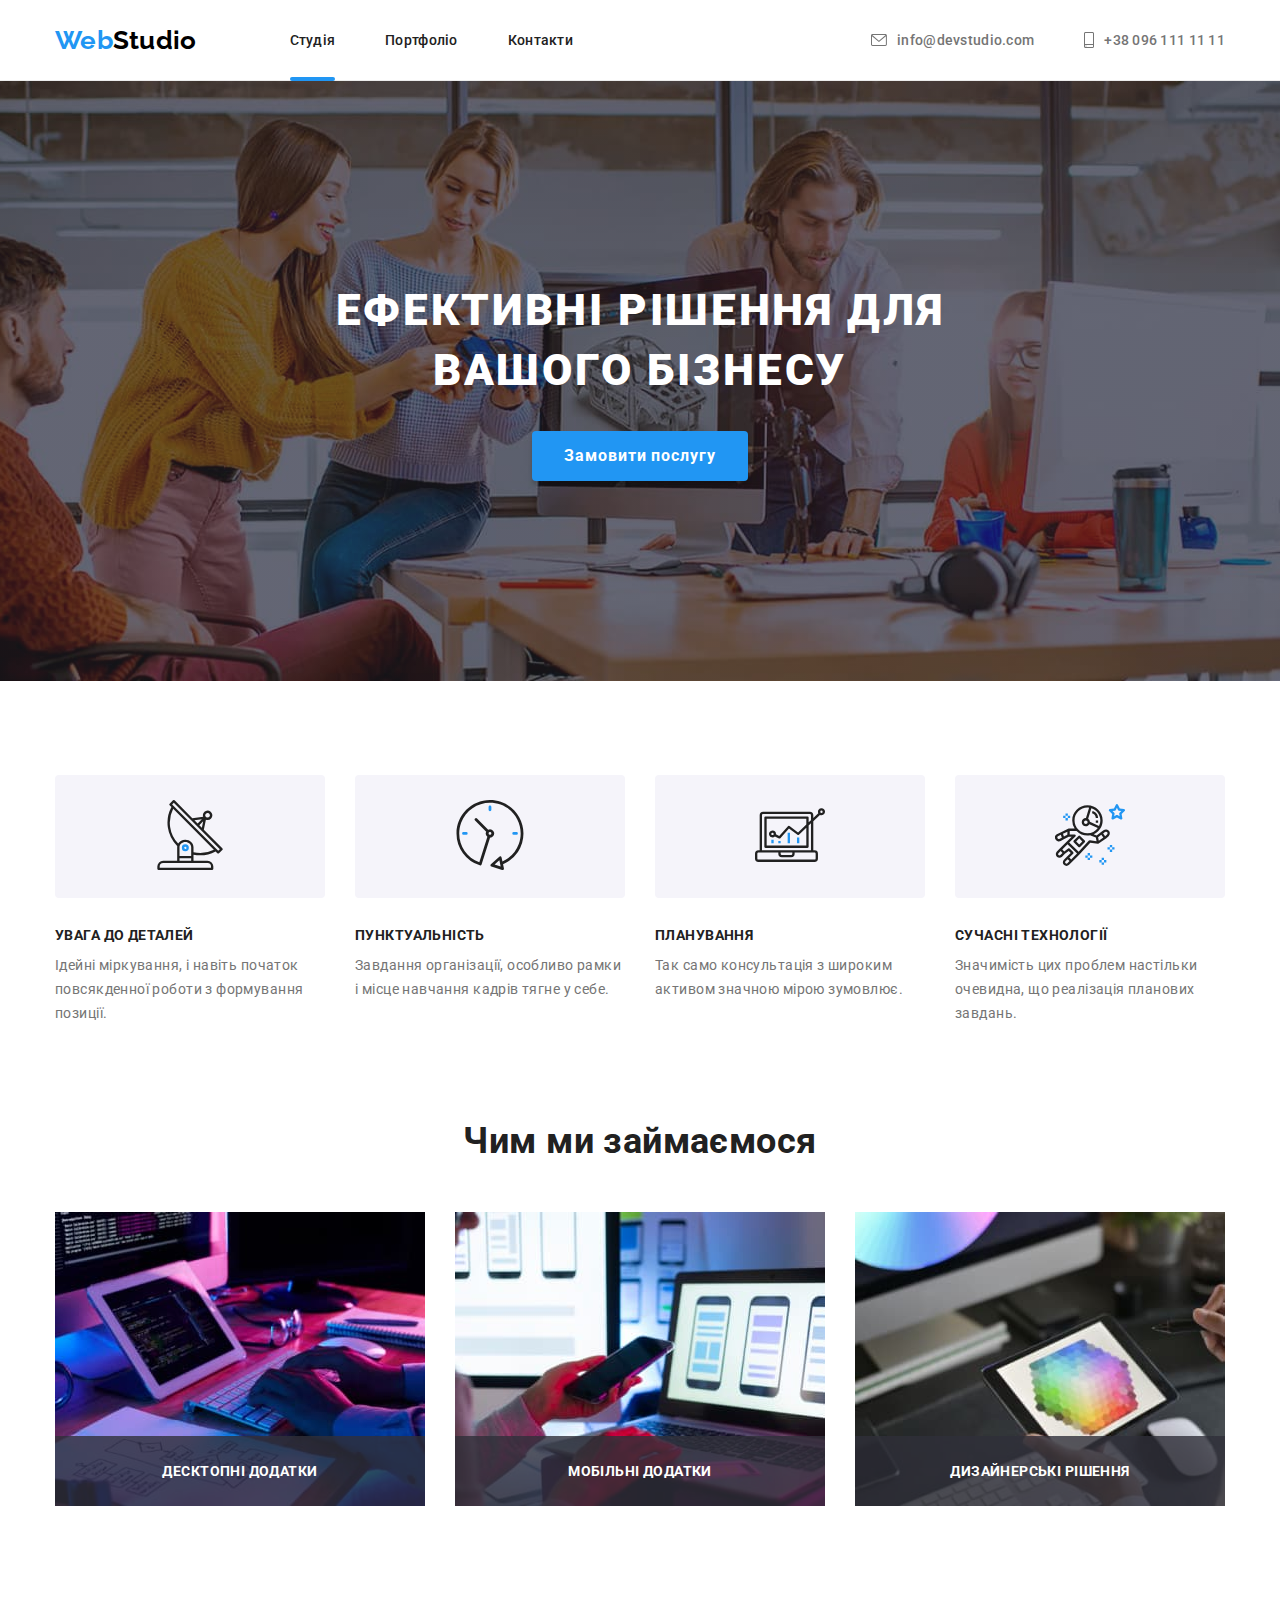
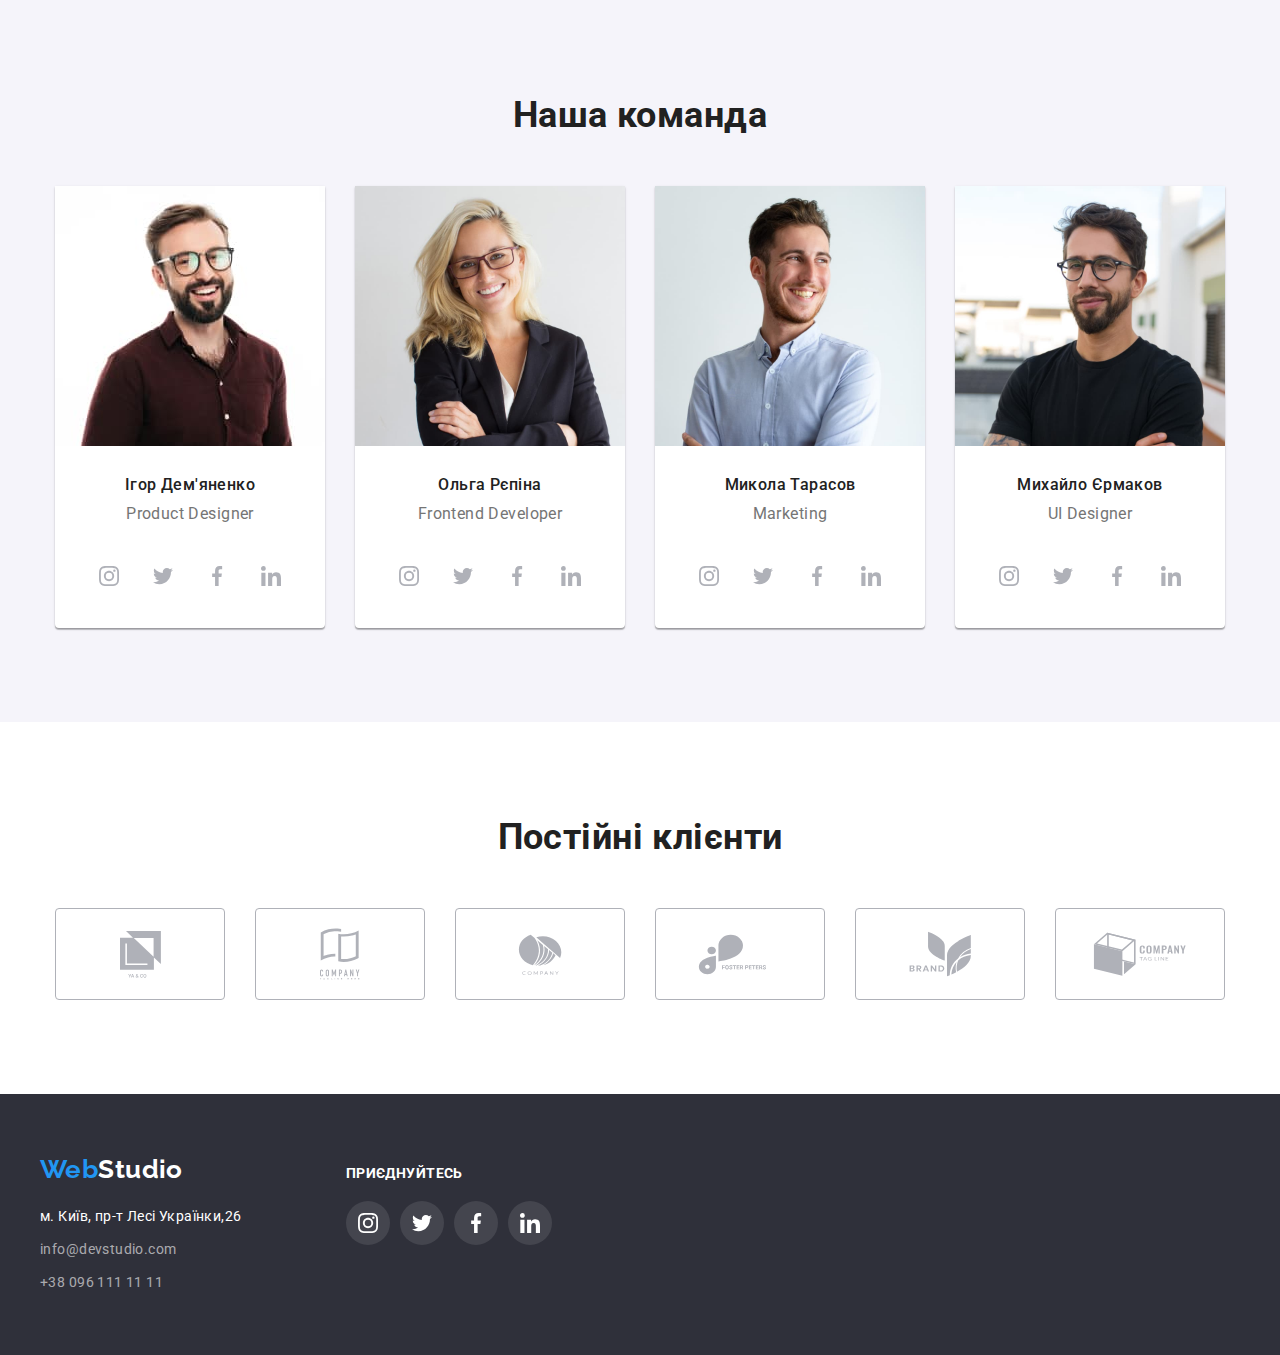
<file: index.html>
<!DOCTYPE html>
<html lang="uk">

<head>
    <meta charset="UTF-8">
    <meta http-equiv="X-UA-Compatible" content="IE=edge">
    <meta name="viewport" content="width=device-width, initial-scale=1.0">
    <link rel="preconnect" href="https://fonts.googleapis.com">
    <link rel="preconnect" href="https://fonts.gstatic.com" crossorigin>
    <link
        href="https://fonts.googleapis.com/css2?family=Raleway:wght@700&family=Roboto:wght@400;500;700;900&display=swap"
        rel="stylesheet">
    <link rel="stylesheet" href="./css/modern-normalize.css">
    <link rel="stylesheet" href="./css/styles.css">
    <title>Studio</title>

</head>

<body>
    <!--Шапка сайта-->
    <header class="header">
        <div class="container header-block">
            <div class="header-site">
                <a href="./index.html" class="logo list">Web<span class="logo-first">Studio</span></a>
                <nav class="site-nav">
                    <ul class="list site-list">
                        <li class="site-item"><a href="./index.html" class="link current">Студія</a></li>
                        <li class="site-item"><a href="./portfolio.html" class="link">Портфоліо</a></li>
                        <li class="site-item"><a href="./ " class="link">Контакти</a></li>
                    </ul>
                </nav>
            </div>
            <ul class="list info-nav">
                <li class="info-item"> <a href="mailto:info@devstudio.com" class="info-link">
                        <svg class="icon icon-formail" width="16" height="12">
                            <use xlink:href="./images/icons.svg#icon-formail"></use>
                        </svg>
                        info@devstudio.com</a></li>
                <li class="info-item"><a href="tel:+380961111111" class="info-link">
                        <svg class="icon icon-phone" width="10" height="16">
                            <use xlink:href="./images/icons.svg#icon-phone"></use>
                        </svg>+38 096 111 11 11</a></li>
            </ul>
        </div>
    </header>
    <!--Головний контент-->
    <main>
        <!--Герой-->
        <section class="hero">
            <div class="container hero-block">
                <h1 class="hero-title">Ефективні рішення для <br>вашого бізнесу</h1>
                <div class="button-wrapper">
                    <button data-modal-open type="button" class="hero-button">Замовити послугу</button>
                </div>
            </div>
        </section>

        <!--Переваги-->
        <section class="section advantages">
            <div class="container">
                <h2 hidden class="title">Переваги</h2>
                <ul class="list adv-list">
                    <li class="adv-item">
                        <div class="image-icon">
                            <svg class="icon icon-antenna-1" width="70" height="70">
                                <use xlink:href="./images/icons.svg#icon-antenna-1"></use>
                            </svg>
                        </div>
                        <h3 class="item">УВАГА ДО ДЕТАЛЕЙ</h3>
                        <p class="text">Ідейні міркування, і навіть початок повсякденної роботи з формування позиції.
                        </p>
                    </li>
                    <li class="adv-item">
                        <div class="image-icon"><svg class="icon icon-clock-1" width="70" height="70">
                                <use xlink:href="./images/icons.svg#icon-clock-1"></use>
                            </svg>
                        </div>
                        <h3 class="item">ПУНКТУАЛЬНІСТЬ</h3>
                        <p class="text">Завдання організації, особливо рамки і місце навчання кадрів тягне у себе.</p>
                    </li>
                    <li class="adv-item">
                        <div class="image-icon"><svg class="icon icon-diagram-1" width="70" height="70">
                                <use xlink:href="./images/icons.svg#icon-diagram-1"></use>
                            </svg>
                        </div>
                        <h3 class="item">ПЛАНУВАННЯ</h3>
                        <p class="text">Так само консультація з широким активом значною мірою зумовлює.</p>
                    </li>
                    <li class="adv-item">
                        <div class="image-icon"><svg class="icon icon-astronaut-1" width="70" height="70">
                                <use xlink:href="./images/icons.svg#icon-astronaut-1"></use>
                            </svg>
                        </div>
                        <h3 class="item">СУЧАСНІ ТЕХНОЛОГІЇ</h3>
                        <p class="text">Значимість цих проблем настільки очевидна, що реалізація планових завдань.</p>
                    </li>
                </ul>
            </div>
        </section>
        <!--Заняття-->
        <section class="section doing">
            <div class="container">
                <h2 class="title">Чим ми займаємося</h2>
                <ul class="list doing-list">
                    <li class="doing-item">
                        <img src="./images/box-1.jpeg" alt="програміст пише код на комп'ютері" width="370" height="294">
                        <p class="doing-text">Десктопні додатки</p>
                    </li>
                    <li class="doing-item">
                        <img src="./images/box-2.jpeg" alt="синхронізація телефону з комп'ютером" width="370"
                            height="294">
                        <p class="doing-text">Мобільні додатки</p>
                    </li>
                    <li class="doing-item">
                        <img src="./images/box-3.jpeg" alt="палітра кольорів на планшеті у руці дизайнера " width="370"
                            height="294">
                        <p class="doing-text">Дизайнерські рішення</p>
                    </li>
                </ul>
            </div>
        </section>
        <!--Команда-->
        <section class="section team">
            <div class="container">
                <h2 class="title ">Наша команда</h2>
                <ul class="list team-list">
                    <li class="team-member">
                        <img src="./images/ihor_designer.jpeg" alt="фото дизайнера" width="270" height="260">
                        <h3 class="team-mate">Ігор Дем'яненко</h3>
                        <p class="team-jobs">Product Designer</p>
                        <ul class="socials list">
                            <li class="socials-items">
                                <a href="#" class="socials-link" target="_blank" rel="noopener norefferer">
                                    <svg class="icon icon-instagram-1" width="20" height="20">
                                        <use xlink:href="./images/icons.svg#icon-instagram-1"></use>
                                    </svg>
                                </a>
                            </li>
                            <li class="socials-items">
                                <a href="#" class="socials-link" target="_blank" rel="noopener norefferer">
                                    <svg class="icon icon-twitter-1" width="20" height="20">
                                        <use xlink:href="./images/icons.svg#icon-twitter-1"></use>
                                    </svg>
                                </a>
                            </li>
                            <li class="socials-items">
                                <a href="#" class="socials-link" target="_blank" rel="noopener norefferer">
                                    <svg class="icon icon-facebook-1" width="20" height="20">
                                        <use xlink:href="./images/icons.svg#icon-facebook-1"></use>
                                    </svg>
                                </a>
                            </li>
                            <li class="socials-items">
                                <a href="#" class="socials-link" target="_blank" rel="noopener norefferer">
                                    <svg class="icon icon-linkedin-1" width="20" height="20">
                                        <use xlink:href="./images/icons.svg#icon-linkedin-1"></use>
                                    </svg>
                                </a>
                            </li>
                        </ul>

                    </li>
                    <li class="team-member">
                        <img src="./images/olga_developer.jpeg" alt="фото розробниці" width="270" height="260">
                        <h3 class="team-mate">Ольга Рєпіна</h3>
                        <p class="team-jobs">Frontend Developer</p>
                        <ul class="socials list">
                            <li class="socials-items">
                                <a href="#" class="socials-link" target="_blank" rel="noopener norefferer">
                                    <svg class="icon icon-instagram-1" width="20" height="20">
                                        <use xlink:href="./images/icons.svg#icon-instagram-1"></use>
                                    </svg>
                                </a>
                            </li>
                            <li class="socials-items">
                                <a href="#" class="socials-link" target="_blank" rel="noopener norefferer">
                                    <svg class="icon icon-twitter-1" width="20" height="20">
                                        <use xlink:href="./images/icons.svg#icon-twitter-1"></use>
                                    </svg>
                                </a>
                            </li>
                            <li class="socials-items">
                                <a href="#" class="socials-link" target="_blank" rel="noopener norefferer">
                                    <svg class="icon icon-facebook-1" width="20" height="20">
                                        <use xlink:href="./images/icons.svg#icon-facebook-1"></use>
                                    </svg>
                                </a>
                            </li>
                            <li class="socials-items">
                                <a href="#" class="socials-link" target="_blank" rel="noopener norefferer">
                                    <svg class="icon icon-linkedin-1" width="20" height="20">
                                        <use xlink:href="./images/icons.svg#icon-linkedin-1"></use>
                                    </svg>
                                </a>
                            </li>
                        </ul>
                    </li>
                    <li class="team-member">
                        <img src="./images/mykola_marketing.jpeg" alt="фото маркетолога" width="270" height="260">
                        <h3 class="team-mate">Микола Тарасов</h3>
                        <p class="team-jobs">Marketing</p>
                        <ul class="socials list">
                            <li class="socials-items">
                                <a href="#" class="socials-link" target="_blank" rel="noopener norefferer">
                                    <svg class="icon icon-instagram-1" width="20" height="20">
                                        <use xlink:href="./images/icons.svg#icon-instagram-1"></use>
                                    </svg>
                                </a>
                            </li>
                            <li class="socials-items">
                                <a href="#" class="socials-link" target="_blank" rel="noopener norefferer">
                                    <svg class="icon icon-twitter-1" width="20" height="20">
                                        <use xlink:href="./images/icons.svg#icon-twitter-1"></use>
                                    </svg>
                                </a>
                            </li>
                            <li class="socials-items">
                                <a href="#" class="socials-link" target="_blank" rel="noopener norefferer">
                                    <svg class="icon icon-facebook-1" width="20" height="20">
                                        <use xlink:href="./images/icons.svg#icon-facebook-1"></use>
                                    </svg>
                                </a>
                            </li>
                            <li class="socials-items">
                                <a href="#" class="socials-link" target="_blank" rel="noopener norefferer">
                                    <svg class="icon icon-linkedin-1" width="20" height="20">
                                        <use xlink:href="./images/icons.svg#icon-linkedin-1"></use>
                                    </svg>
                                </a>
                            </li>
                        </ul>
                    </li>
                    <li class="team-member">
                        <img src="./images/mikhailo_designer.jpeg" alt="фото дизайнера" width="270" height="260">
                        <h3 class="team-mate">Михайло Єрмаков</h3>
                        <p class="team-jobs">UI Designer</p>
                        <ul class="socials list">
                            <li class="socials-items">
                                <a href="#" class="socials-link" target="_blank" rel="noopener norefferer">
                                    <svg class="icon icon-instagram-1" width="20" height="20">
                                        <use xlink:href="./images/icons.svg#icon-instagram-1"></use>
                                    </svg>
                                </a>
                            </li>
                            <li class="socials-items">
                                <a href="#" class="socials-link" target="_blank" rel="noopener norefferer">
                                    <svg class="icon icon-twitter-1" width="20" height="20">
                                        <use xlink:href="./images/icons.svg#icon-twitter-1"></use>
                                    </svg>
                                </a>
                            </li>
                            <li class="socials-items">
                                <a href="#" class="socials-link" target="_blank" rel="noopener norefferer">
                                    <svg class="icon icon-facebook-1" width="20" height="20">
                                        <use xlink:href="./images/icons.svg#icon-facebook-1"></use>
                                    </svg>
                                </a>
                            </li>
                            <li class="socials-items">
                                <a href="#" class="socials-link" target="_blank" rel="noopener norefferer">
                                    <svg class="icon icon-linkedin-1" width="20" height="20">
                                        <use xlink:href="./images/icons.svg#icon-linkedin-1"></use>
                                    </svg>
                                </a>
                            </li>
                        </ul>
                    </li>
                </ul>
            </div>
        </section>
        <!--Постійні клієнти-->
        <section class="section">
            <h2 class="title">Постійні клієнти</h2>
            <ul class="list constant-clients">
                <li>
                    <a href="#" class="client-link" target="_blank" rel="noopener norefferer">
                        <svg class="icon icon-group" width="41" height="47">
                            <use xlink:href="./images/icons.svg#icon-group"></use>
                        </svg>
                    </a>
                </li>
                <li>
                    <a href="#" class="client-link" target="_blank" rel="noopener norefferer">
                        <svg class="icon icon-group-2" width="40" height="52">
                            <use xlink:href="./images/icons.svg#icon-group-2"></use>
                        </svg>
                    </a>
                </li>
                <li>
                    <a href="#" class="client-link" target="_blank" rel="noopener norefferer">
                        <svg class="icon icon-group-3" width="44" height="41">
                            <use xlink:href="./images/icons.svg#icon-group-3"></use>
                        </svg>
                    </a>
                </li>
                <li>
                    <a href="#" class="client-link" target="_blank" rel="noopener norefferer">
                        <svg class="icon icon-group-4" width="85" height="41">
                            <use xlink:href="./images/icons.svg#icon-group-4"></use>
                        </svg>
                    </a>
                </li>
                <li>
                    <a href="#" class="client-link" target="_blank" rel="noopener norefferer">
                        <svg class="icon icon-group-5" width="63" height="46">
                            <use xlink:href="./images/icons.svg#icon-group-5"></use>
                        </svg>
                    </a>
                </li>
                <li>
                    <a href="#" class="client-link" target="_blank" rel="noopener norefferer">
                        <svg class="icon icon-group-6" width="94" height="44">
                            <use xlink:href="./images/icons.svg#icon-group-6"></use>
                        </svg>
                    </a>
                </li>
            </ul>
        </section>
        <!--Модальне вікно-->
        <div class="modal-wrap is-hidden" data-modal>
            <div class="modal-window">
                <button data-modal-close type="button" class="close-button"></button>
                <form action="#"></form>
            </div>
        </div>
    </main>
    <!--Підвал-->
    <footer class="footer">
        <div class="container footer-block">
            <div сlass="footer-first">
                <a href="./index.html" class="logo list">Web<span class="logo-last">Studio</span></a>
                <address>
                    <ul class="address-nav list">
                        <li class="footer-item"><a href="" target="_blank" rel="noopener noreferrer"
                                class="link link-address">м. Київ, пр-т
                                Лесі
                                Українки,26</a>
                        </li>
                        <li class="footer-item"><a href="mailto:info@devstudio.com" class="link">info@devstudio.com</a>
                        </li>
                        <li class="footer-item"><a href="tel:+380961111111" class="link">+38 096 111 11 11</a></li>
                    </ul>
                </address>
            </div>
            <div class="footer-second">
                <h2 class="socials-signin">приєднуйтесь</h2>
                <ul class="socials list">
                    <li class="socials-items">
                        <a href="#" class="socials-link footer-link" target="_blank" rel="noopener norefferer">
                            <svg class="icon icon-instagram-1" width="20" height="20">
                                <use xlink:href="./images/icons.svg#icon-instagram-1"></use>
                            </svg>
                        </a>
                    </li>
                    <li class="socials-items">
                        <a href="#" class="socials-link footer-link" target="_blank" rel="noopener norefferer">
                            <svg class="icon icon-twitter-1" width="20" height="20">
                                <use xlink:href="./images/icons.svg#icon-twitter-1"></use>
                            </svg>
                        </a>
                    </li>
                    <li class="socials-items">
                        <a href="#" class="socials-link footer-link" target="_blank" rel="noopener norefferer">
                            <svg class="icon icon-facebook-1" width="20" height="20">
                                <use xlink:href="./images/icons.svg#icon-facebook-1"></use>
                            </svg>
                        </a>
                    </li>
                    <li class="socials-items">
                        <a href="#" class="socials-link footer-link" target="_blank" rel="noopener norefferer">
                            <svg class="icon icon-linkedin-1" width="20" height="20">
                                <use xlink:href="./images/icons.svg#icon-linkedin-1"></use>
                            </svg>
                        </a>
                    </li>
                </ul>
            </div>
        </div>
    </footer>
<script src="./js/modal.js"></script>
</body>

</html>
</file>
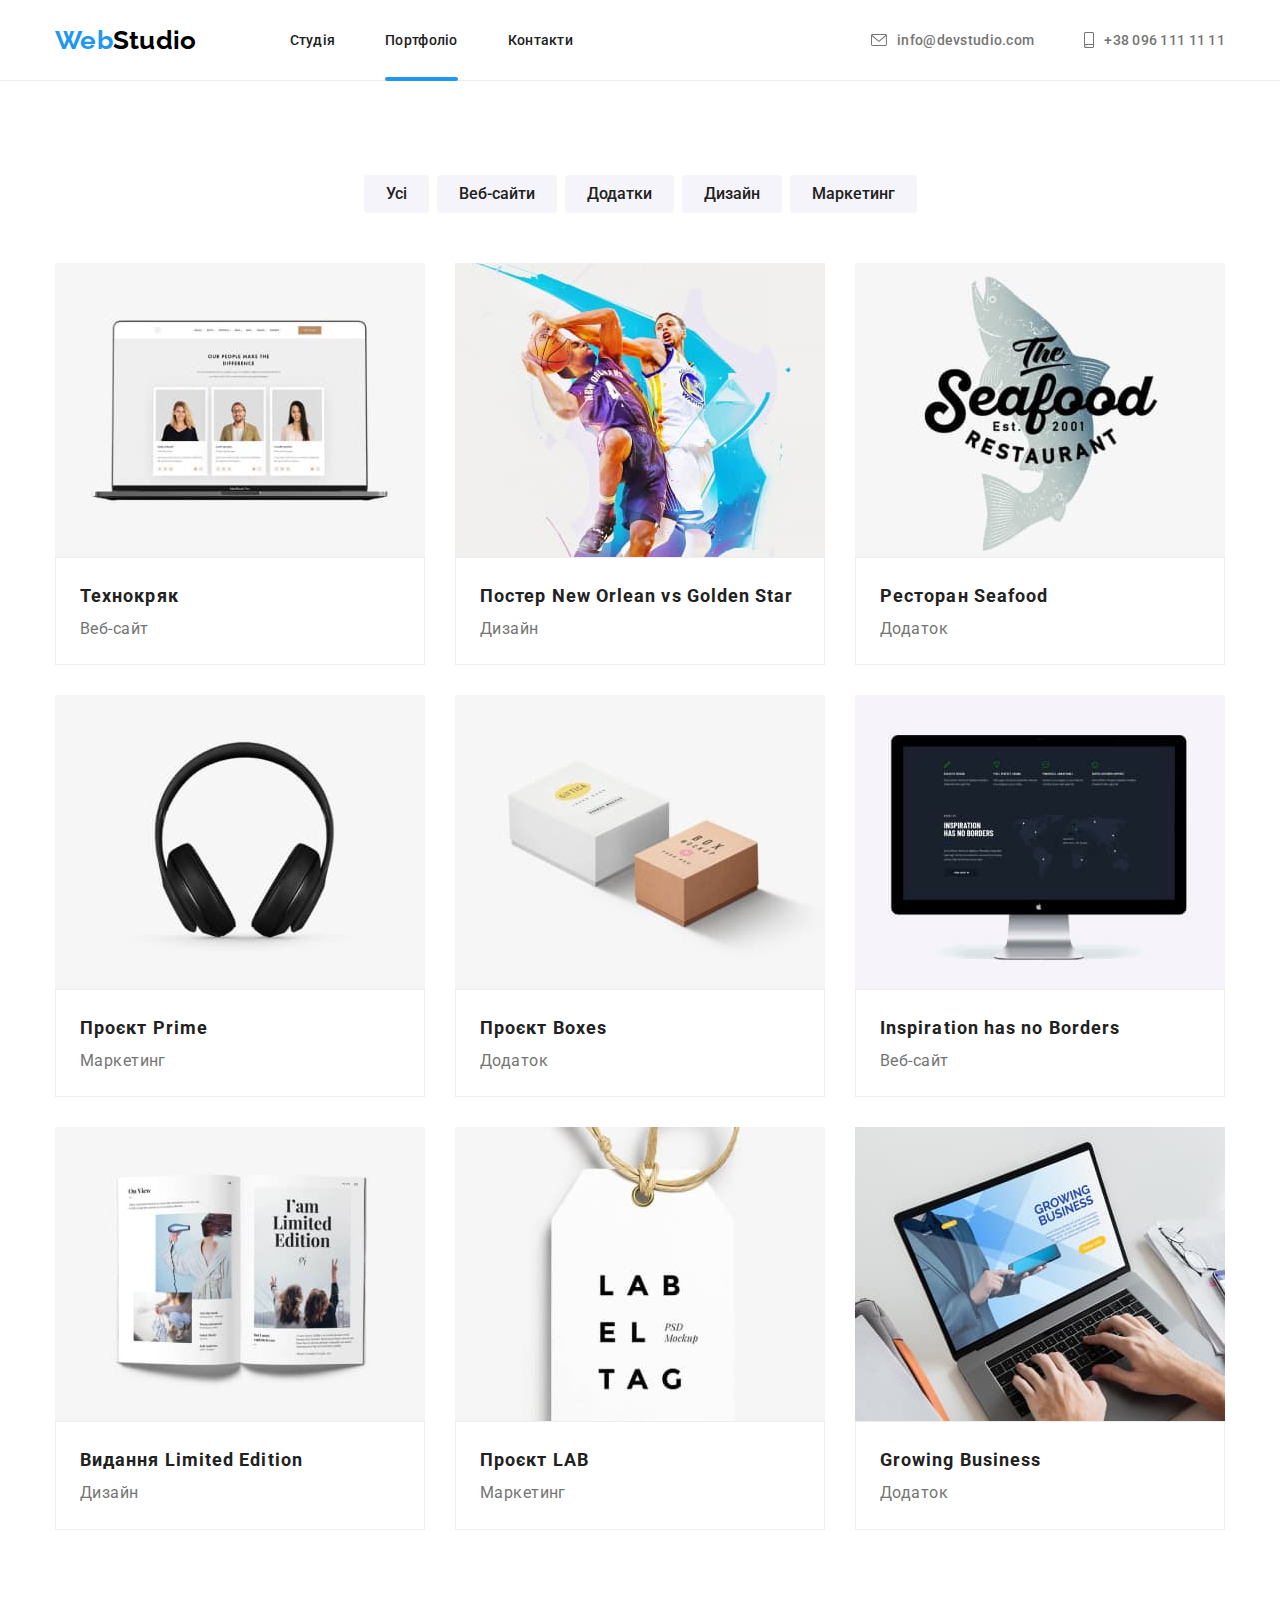
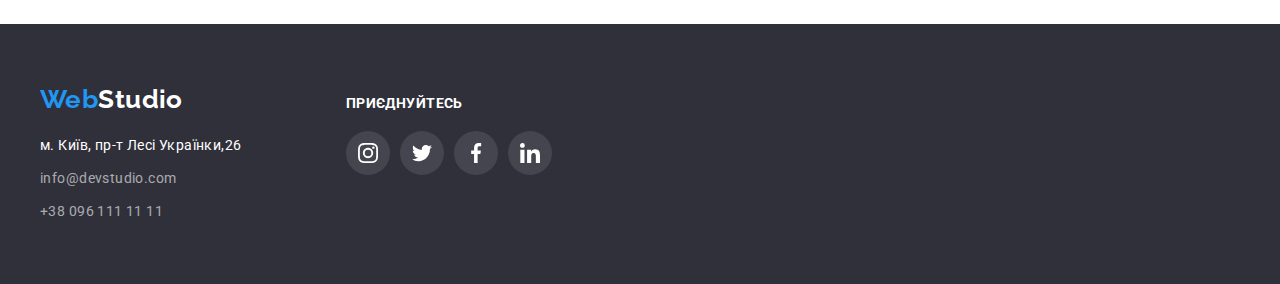
<file: portfolio.html>
<!DOCTYPE html>
<html lang="uk">

<head>
    <meta charset="UTF-8">
    <meta http-equiv="X-UA-Compatible" content="IE=edge">
    <meta name="viewport" content="width=device-width, initial-scale=1.0">
    <link rel="preconnect" href="https://fonts.googleapis.com">
    <link rel="preconnect" href="https://fonts.gstatic.com" crossorigin>
    <link
        href="https://fonts.googleapis.com/css2?family=Raleway:wght@700&family=Roboto:wght@400;500;700;900&display=swap"
        rel="stylesheet">
    <link rel="stylesheet" href="./css/modern-normalize.css">
    <link rel="stylesheet" href="./css/styles.css">
    <title>Portfolio</title>
</head>

<body>
    <!--Шапка-->
    <header class="header">
        <div class="container header-block">
            <div class="header-site">
                <a href="./index.html" class="logo list">Web<span class="logo-first">Studio</span></a>
                <nav class="site-nav">
                    <ul class="list site-list">
                        <li class="site-item"><a href="./index.html" class="link">Студія</a></li>
                        <li class="site-item"><a href="./portfolio.html" class="link current">Портфоліо</a></li>
                        <li class="site-item"><a href="./ " class="link">Контакти</a></li>
                    </ul>
                </nav>
            </div>
            <ul class="list info-nav">
                <li class="info-item"> <a href="mailto:info@devstudio.com" class="info-link">
                        <svg class="icon icon-formail" width="16" height="12">
                            <use xlink:href="./images/icons.svg#icon-formail"></use>
                        </svg>
                        info@devstudio.com</a></li>
                <li class="info-item"><a href="tel:+380961111111" class="info-link">
                        <svg class="icon icon-phone" width="10" height="16">
                            <use xlink:href="./images/icons.svg#icon-phone"></use>
                        </svg>+38 096 111 11 11</a></li>
            </ul>
        </div>
    </header>
    <!--Головне-->
    <main>
        <!--Фільтри-->
        <section class="section">
            <div class="container filter-block">
                <h1 hidden class="title">Фільтр з переліком робіт</h1>
                <ul class="filter-buttons list">
                    <li class="filter-item">
                        <button type="button" class="filter-button">Усі</button>
                    </li>
                    <li class="filter-item">
                        <button type="button" class="filter-button">Веб-сайти</button>
                    </li>
                    <li class="filter-item">
                        <button type="button" class="filter-button">Додатки</button>
                    </li>
                    <li class="filter-item">
                        <button type="button" class="filter-button">Дизайн</button>
                    </li>
                    <li class="filter-item">
                        <button type="button" class="filter-button">Маркетинг</button>
                    </li>
                </ul>
            </div>
            <!--Перелік робіт-->
            <div class="container">
                <ul class="list work-list">
                    <li class="works">
                        <div class="work-appear"> <a href="#" target="_blank" rel="noopener norefferer">
                                <img class="work-image" src="./images/our-people-laptop.jpeg"
                                    alt="Ноутбук з прикладом створеного сайту" width="370" height="294">
                                <p class="work-text">Ресурс пропонує комплексні пропозиції з різним рівнем функціоналу
                                    та сервісів. Все це
                                    дозволить відвідувачу отримати
                                    вичерпні відомості про компанію чи приватну особу.</p>
                        </div>
                        <div class="work-add">
                            <h2 class="work-title">Технокряк</h2>
                            <p class="work-type">Веб-сайт</p>
                        </div>
                        </a>
                    </li>
                    <li class="works">
                        <div class="work-appear"> <a href="#" target="_blank" rel="noopener norefferer">
                                <img class="work-image" src="./images/basketball.jpeg"
                                    alt="Постер для баскетбольної гри" width="370" height="294">
                                <p class="work-text">Ресурс пропонує комплексні пропозиції з різним рівнем функціоналу
                                    та сервісів. Все це
                                    дозволить відвідувачу отримати
                                    вичерпні відомості про компанію чи приватну особу.</p>
                        </div>
                        <div class="work-add">
                            <h2 class="work-title">Постер New Orlean vs Golden Star</h2>
                            <p class="work-type">Дизайн</p>
                        </div>
                        </a>
                    </li>
                    <li class="works">
                        <div class="work-appear"> <a href="#" target="_blank" rel="noopener norefferer">
                                <img class="work-image" src="./images/seafood.jpeg"
                                    alt="Вивіска для ресторану з морською їжею" width="370" height="294">
                                <p class="work-text">Ресурс пропонує комплексні пропозиції з різним рівнем функціоналу
                                    та сервісів. Все це
                                    дозволить відвідувачу отримати
                                    вичерпні відомості про компанію чи приватну особу.</p>
                        </div>
                        <div class="work-add">
                            <h2 class="work-title">Ресторан Seafood</h2>
                            <p class="work-type">Додаток</p>
                        </div>
                        </a>
                    </li>
                    <li class="works">
                        <div class="work-appear"> <a href="#" target="_blank" rel="noopener norefferer">
                                <img class="work-image" src="./images/headphone.jpeg" alt="Навушники" width="370"
                                    height="294">
                                <p class="work-text">Ресурс пропонує комплексні пропозиції з різним рівнем функціоналу
                                    та сервісів. Все це
                                    дозволить відвідувачу отримати
                                    вичерпні відомості про компанію чи приватну особу.</p>
                        </div>
                        <div class="work-add">
                            <h2 class="work-title">Проєкт Prime</h2>
                            <p class="work-type">Маркетинг</p>
                        </div>
                        </a>
                    </li>
                    <li class="works">
                        <div class="work-appear"> <a href="#" target="_blank" rel="noopener norefferer">
                                <img class="work-image" src="./images/boxes.jpeg" alt="Коробки" width="370"
                                    height="294">
                                <p class="work-text">Ресурс пропонує комплексні пропозиції з різним рівнем функціоналу
                                    та сервісів. Все це
                                    дозволить відвідувачу отримати
                                    вичерпні відомості про компанію чи приватну особу.</p>
                        </div>
                        <div class="work-add">
                            <h2 class="work-title">Проєкт Boxes</h2>
                            <p class="work-type">Додаток</p>
                        </div>
                        </a>
                    </li>
                    <li class="works">
                        <div class="work-appear"> <a href="#" target="_blank" rel="noopener norefferer">
                                <img class="work-image" src="./images/computer.jpeg" alt="Ноутбук зі створеним сайтом"
                                    width="370" height="294">
                                <p class="work-text">Ресурс пропонує комплексні пропозиції з різним рівнем функціоналу
                                    та сервісів. Все це
                                    дозволить відвідувачу отримати
                                    вичерпні відомості про компанію чи приватну особу.</p>
                        </div>
                        <div class="work-add">
                            <h2 class="work-title">Inspiration has no Borders</h2>
                            <p class="work-type">Веб-сайт</p>
                        </div>
                        </a>
                    </li>
                    <li class="works">
                        <div class="work-appear"> <a href="#" target="_blank" rel="noopener norefferer">
                                <img class="work-image" src="./images/book.jpeg" alt="Книга з обмеженим виданням"
                                    width="370" height="294">
                                <p class="work-text">Ресурс пропонує комплексні пропозиції з різним рівнем функціоналу
                                    та сервісів. Все це
                                    дозволить відвідувачу отримати
                                    вичерпні відомості про компанію чи приватну особу.</p>
                        </div>
                        <div class="work-add">
                            <h2 class="work-title">Видання Limited Edition</h2>
                            <p class="work-type">Дизайн</p>
                        </div>
                        </a>
                    </li>
                    <li class="works">
                        <div class="work-appear"> <a href="#" target="_blank" rel="noopener norefferer">
                                <img class="work-image" src="./images/label.jpeg" alt="Лейб" width="370" height="294">
                                <p class="work-text">Ресурс пропонує комплексні пропозиції з різним рівнем функціоналу
                                    та сервісів. Все це
                                    дозволить відвідувачу отримати
                                    вичерпні відомості про компанію чи приватну особу.</p>
                        </div>
                        <div class="work-add">
                            <h2 class="work-title">Проєкт LAB</h2>
                            <p class="work-type">Маркетинг</p>
                        </div>
                        </a>
                    </li>
                    <li class="works">
                        <div class="work-appear"> <a href="#" target="_blank" rel="noopener norefferer">
                                <img class="work-image" src="./images/growing-business.jpeg" alt="Додаток для бізнесу"
                                    width="370" height="294">
                                <p class="work-text">Ресурс пропонує комплексні пропозиції з різним рівнем функціоналу
                                    та сервісів. Все це
                                    дозволить відвідувачу отримати
                                    вичерпні відомості про компанію чи приватну особу.</p>
                        </div>
                        <div class="work-add">
                            <h2 class="work-title">Growing Business</h2>
                            <p class="work-type">Додаток</p>
                        </div>
                        </a>
                    </li>
                </ul>
            </div>
        </section>
    </main>
    <!--Підвал-->
    <footer class="footer">
        <div class="container footer-block">
            <div сlass="footer-first">
                <a href="./index.html" class="logo list">Web<span class="logo-last">Studio</span></a>
                <address>
                    <ul class="address-nav list">
                        <li class="footer-item"><a href="" target="_blank" rel="noopener noreferrer"
                                class="link link-address">м. Київ, пр-т
                                Лесі
                                Українки,26</a>
                        </li>
                        <li class="footer-item"><a href="mailto:info@devstudio.com" class="link">info@devstudio.com</a>
                        </li>
                        <li class="footer-item"><a href="tel:+380961111111" class="link">+38 096 111 11 11</a></li>
                    </ul>
                </address>
            </div>
            <div class="footer-second">
                <h2 class="socials-signin">приєднуйтесь</h2>
                <ul class="socials list">
                    <li class="socials-items">
                        <a href="#" class="socials-link footer-link" target="_blank" rel="noopener norefferer">
                            <svg class="icon icon-instagram-1" width="20" height="20">
                                <use xlink:href="./images/icons.svg#icon-instagram-1"></use>
                            </svg>
                        </a>
                    </li>
                    <li class="socials-items">
                        <a href="#" class="socials-link footer-link" target="_blank" rel="noopener norefferer">
                            <svg class="icon icon-twitter-1" width="20" height="20">
                                <use xlink:href="./images/icons.svg#icon-twitter-1"></use>
                            </svg>
                        </a>
                    </li>
                    <li class="socials-items">
                        <a href="#" class="socials-link footer-link" target="_blank" rel="noopener norefferer">
                            <svg class="icon icon-facebook-1" width="20" height="20">
                                <use xlink:href="./images/icons.svg#icon-facebook-1"></use>
                            </svg>
                        </a>
                    </li>
                    <li class="socials-items">
                        <a href="#" class="socials-link footer-link" target="_blank" rel="noopener norefferer">
                            <svg class="icon icon-linkedin-1" width="20" height="20">
                                <use xlink:href="./images/icons.svg#icon-linkedin-1"></use>
                            </svg>
                        </a>
                    </li>
                </ul>
            </div>
        </div>
    </footer>
</body>

</html>
</file>
<file: css/styles.css>
/* колір основного тексту: #212121; */
/* другорядний колір тексту: #757575;*/
/* акцент: #2196F3;*/
/* білий колір:#FFFFFF;*/
:root{

    --accent-color:#2196F3;
    --primary-text-color:#212121;
    --secondary-text-color:#757575;
    --c-white:#FFFFFF;
}
body{
    background-color: var(--c-white);;
    color: var(--primary-text-color);
    font-family: 'Roboto', sans-serif;
    font-size: 14px;
    font-weight: 400;
    line-height: 1.17;
    letter-spacing: 0.03em;;
}
.container{
    max-width: 1200px;
    margin:0 auto;
    padding: 0 15px;
}

button{
    cursor: pointer;
}

a{
    text-decoration: none;
}
img{
    display: block;
}
/* Header general */
.header{
    color:var(--c-white);
    letter-spacing: 0.02em;
    border-bottom: 1px solid #ECECEC;
}
.header-block{
    display: flex;
    justify-content: space-between;
    align-items: center;
}
.header-site{
    display:flex;
    align-items: center;
}
.logo{
    color: var(--accent-color);
    font-family: 'Raleway', sans-serif;
    font-weight: 700;
    font-size: 26px;
    line-height: 1.19;
    margin-right: 93px;
}
.logo-first{
    color: #000000;
}
.list{
    list-style-type: none;
    text-decoration: none;
    
}
.site-nav{
    display: flex;
    align-items: center;
}
.site-list{
    display: flex;
    
}
.site-item:not(:last-child) {
    margin-right: 50px;
}
.site-nav .link{
    position: relative;
    color: #212121;
    font-weight: 500;
    letter-spacing: 0.02em;
    text-decoration: none;
    display: inline-block;
    padding: 32px 0;
}
.site-nav .link:hover,
.site-nav .link:focus{
    color: var(--accent-color);
    transition-duration: 250ms;
    transition-timing-function: cubic-bezier(0.4, 0, 0.2, 1);
}
.info-nav{
    display: flex;  
}
.info-item:not(:last-child) {
    margin-right: 50px;
}
.info-link{
    color:var(--secondary-text-color);
    font-weight: 500;
    letter-spacing: 0.02em;
    text-decoration: none;
    display: flex;
    align-items: center;
}
.info-link:hover,
.info-link:focus {
    color:var(--accent-color);
    transition-duration: 250ms;
    transition-timing-function: cubic-bezier(0.4, 0, 0.2, 1);
}
.current:visited{
    color: var(--accent-color);
}
.current::after{
    content: " ";
    background-color: var(--accent-color);
    display: inline-block;
    width: 100%;
    height: 4px;
    border-radius: 2px;
    position: absolute;
    left:0;
    bottom:-1px;

}
.icon-formail{
    margin-right: 10px;
    fill: currentColor;
}
.icon-phone{
    margin-right: 10px;
    fill: currentColor;
}

/* Main content */
/* Hero */
.hero{
background-color: #2F303A;
background: linear-gradient(rgba(47, 48, 58, 0.4), rgba(47, 48, 58, 0.4)), url(../images/bcg-main.jpeg);
background-position: center center;
background-repeat: no-repeat;
background-size: cover;
max-width: 1600px;
margin: 0 auto;
}
.hero-block{
padding: 200px;
}
.hero-title{
    color: var(--c-white);
    font-weight: 900;
    font-size: 44px;
    line-height: 1.36;
    text-align: center;
    letter-spacing: 0.06em;
    text-transform: uppercase;
}
.button-wrapper{
    display: flex;
    justify-content: center;
}
.hero-button{
    color:var(--c-white);
    background-color: var(--accent-color);
    font-weight: 700;
    font-size: 16px;
    line-height: 1.88;
    text-align: center;
    letter-spacing: 0.06em;
    box-shadow: 0px 4px 4px rgba(0, 0, 0, 0.15);
    border-radius: 4px;
    border:none;
    padding: 10px 32px;
    margin-top: 30px;
}
.hero-button:hover,
.hero-button:focus {
    background-color: #188CE8;
    transition-duration: 250ms;
    transition-timing-function: cubic-bezier(0.4, 0, 0.2, 1);
}
/* Advantages */
.section.advantages{
    padding-bottom: 0;
}
.title{
    color: var(--primary-text-color);
    font-weight: 700;
    font-size: 36px;
    text-align: center;
}
.adv-list{
    display:flex;
    gap: 30px;
}
.adv-item{
    max-width: 270px;
}
.image-icon{
    max-width: 270px;
    margin-bottom: 30px;
    text-align: center;
    background-color: #F5F4FA;
    padding: 25px 100px;
    border-radius: 4px;
}
.advantages .item{
    color: var(--primary-text-color);
    font-size: 14px;
    font-weight: 700;
    line-height: 1.14;
    text-transform: uppercase;
    margin-bottom: 10px;
    
}
.advantages .text{
    color: var(--secondary-text-color);
    line-height: 1.71;

}

/* Doing */
.doing-list{
display: flex;
margin-top: 50px;
}

.doing-item:not(:last-child){
margin-right: 30px;
}
.doing-item{
    position:relative;
}
.doing-text{
    position: absolute;
    left:0;
    bottom:0;
    z-index: 2;

    background:rgba(47, 48, 58, 0.8);
    color:var(--c-white);
    padding: 27px 10px;
    width: 100%;
    font-weight: 700;
    line-height: 1.1428;
    text-align: center;
    text-transform: uppercase;
}
/* Team */
.team{
    background-color: #F5F4FA;
}
.team-list{
    display:flex;
    margin-top: 50px;
}
.team-member{
    background: var(--c-white);
    box-shadow: 0px 1px 3px rgba(0, 0, 0, 0.12), 0px 1px 1px rgba(0, 0, 0, 0.14), 0px 2px 1px rgba(0, 0, 0, 0.2);
    border-radius: 0px 0px 4px 4px;
    padding-bottom: 30px;
}
.team-member:not(:last-child){
margin-right: 30px;

}
.team-mate{
    font-weight: 500;
    font-size: 16px;
    line-height: 1.18;
    text-align: center;
    margin-top: 30px;
}

.team-jobs{
    color: var(--secondary-text-color);
    font-size: 16px;
    line-height: 1.18;
    text-align: center;
    margin: 10px 0 30px;
}

.socials{
    display: flex;
    flex-wrap: wrap;
    align-items: center;
    justify-content: center;
    gap: 10px;
    margin-top: 16px;
}

.socials-link{
    display: flex;
    align-items: center;
    justify-content: center;
    height: 44px;
    width: 44px;
    border-radius: 50%;
    background-color: var(--c-white);
    fill:#afb1b8;
}
.socials-link:hover,
.socials-link:focus{
    fill:var(--c-white);
    background-color: var(--accent-color);
    transition-duration: 250ms;
    transition-timing-function: cubic-bezier(0.4, 0, 0.2, 1);
}
/* Constant clients */
.constant-clients{
    display: flex;
    gap: 30px;
    flex-wrap: wrap;
    justify-content: center;
    align-items: center;
    margin-top: 50px;

}
 
.client-link{
    display: flex;
    align-items: center;
    justify-content: center;
    height: 92px;
    width: 170px;
    border-radius: 4px;
    border: 1px solid #AFB1B8;
    background-color: transparent;
    fill:#afb1b8;
}
.client-link:hover,
.client-link:focus{
    fill: var(--accent-color);
    background-color: var(--c-white);
    border-color: var(--accent-color);
    transition-duration: 250ms;
    transition-timing-function: cubic-bezier(0.4, 0, 0.2, 1);
}
/* Modal window */
.modal-wrap{
    display: none;
    z-index: 777;
    position:fixed;
    left: 0;
    top: 0;
    display: flex;
    align-items: center;
    justify-content: center;
    width:100%;
    height: 100%;
    background-color: rgba(0, 0, 0, 0.2);
    opacity: 1;
    transition-property: opacity;
    transition-duration: 250ms;
    transition-timing-function: cubic-bezier(0.4, 0, 0.2, 1);

}
.modal-wrap.is-hidden {
    visibility: hidden;
    opacity: 0;
    pointer-events: none;
    transform: scale(1.3);

/* .modal-wrap.is-hidden .modal-window{
    visibility: hidden;
    opacity:0;
    pointer-events: none;
    transform: scale(1.3); */
}
.modal-window{
    max-width: 528px;
    max-height: 581px;
    background-color: var(--c-white);
    box-shadow: 0px 1px 3px rgba(0, 0, 0, 0.12), 0px 1px 1px rgba(0, 0, 0, 0.14), 0px 2px 1px rgba(0, 0, 0, 0.2);
    border-radius: 4px;
    padding: 40px;
    width: 100%;
    height: 100%;
    overflow: auto;
    position: relative;
    transform: scale(1);
    transition-property: transform;
    transition-duration: 250ms;
    transition-timing-function: cubic-bezier(0.4, 0, 0.2, 1);

}
.close-button{
    position: absolute;
    top: 8px;
    right: 8px;
    width: 30px;
    height: 30px;
    background: var(--c-white);
    border: 1px solid rgba(0, 0, 0, 0.1);
    border-radius: 50%;

}
.close-button::before,
.close-button::after {
    position: absolute;
    left: 50%;
    top:50%;
    content: "";
    background-color: var(--primary-text-color);
    width: 15px;
    height: 2px;
}
.close-button::before{
    transform: translate(-50%,-50%)rotate(-45deg);
}
.close-button::after     {
    transform: translate(-50%, -50%)rotate(45deg);
}
/* Footer general */
.footer{
background-color: #2F303A;
}
.footer-block{
display: flex;
padding: 60px 0;
gap: 70px;
align-items: baseline;
}
.footer-first{
display: flex;
flex-direction: column;
}

.logo-last{
    color:var(--c-white);
}
.address-nav{
    margin-top: 20px;
}
.address-nav .link{
    color: rgba(255, 255, 255, 0.6);
    line-height: 1.71;
    text-decoration: none;
    font-style: normal;
}

.footer-item:not(:last-child){
    margin-bottom: 9px;
}

.address-nav .link:hover,
.address-nav .link:focus{
    color: var(--accent-color);
    transition-duration: 250ms;
    transition-timing-function: cubic-bezier(0.4, 0, 0.2, 1);
}

.address-nav .link-address{
    color: var(--c-white);
}
.socials-signin{
    color: var(--c-white);
    font-weight: 700;
    font-size: 14px;
    line-height: 1.1428;
    letter-spacing: 0.03em;
    text-transform: uppercase;
    margin-bottom: 20px;
}
.socials-link.footer-link{
    background-color: rgba(255, 255, 255, 0.1);
    fill: var(--c-white);
}
.socials-link.footer-link:hover,
.socials-link.footer-link:focus {
    fill: var(--c-white);
    background-color: var(--accent-color);
    transition-duration: 250ms;
    transition-timing-function: cubic-bezier(0.4, 0, 0.2, 1);
}

/* Portfolio */
.section{
    padding: 94px 0;
}
.filter-block{
    margin-bottom: 50px;
}
.filter-buttons{
display: flex;
gap: 8px;
justify-content: center;
}


.filter-button{
    color: var(--primary-text-color);
    background-color: #F5F4FA;
    font-weight: 500;
    font-size: 16px;
    line-height: 1.62;
    text-align: center;
    border-radius: 4px;
    border: none;
    cursor: pointer;
    padding: 6px 22px;

}

.filter-button:hover,
.filter-button:focus{
    color: var(--c-white);
    background: var(--accent-color);
    box-shadow: 0px 3px 1px rgba(0, 0, 0, 0.1), 0px 1px 2px rgba(0, 0, 0, 0.08), 0px 2px 2px rgba(0, 0, 0, 0.12);
    border-radius: 4px;
    font-weight: 500;
    font-size: 16px;
    line-height: 1.62;
    text-align: center;
    transition-duration: 250ms;
    transition-timing-function: cubic-bezier(0.4, 0, 0.2, 1);
}
.work-list{
    display: flex;
    flex-wrap: wrap;
    gap: 30px;
    
}
.works{
    background: var(--c-white);
    max-width: 370px;
}

.works a:hover,
.works a:focus{
    box-shadow: 0px 1px 1px rgba(0, 0, 0, 0.12),
    0px 4px 4px rgba(0, 0, 0, 0.06),
    1px 4px 6px rgba(0, 0, 0, 0.16);
    transition-duration: 250ms;
    transition-timing-function: cubic-bezier(0.4, 0, 0.2, 1);
}
.work-appear{
    position: relative;
    overflow: hidden;
}
.work-text{
    position: absolute;
    top: 101%;
    left: 0;
    padding: 63px 24px;
    transition-property: top;
    transition-duration: 250ms;
    transition-timing-function: cubic-bezier(0.4, 0, 0.2, 1);
    overflow: auto;
    font-weight: 400;
    font-size: 18px;
    line-height: 1.5556;
    color: var(--c-white);
    background: rgba(33, 150, 243, 0.9);
    width: 100%;
    height: 100%;
}

.works a:hover .work-text{
    top: 0;
}
.works a:focus .work-text {
    top: 0;
}


.work-image{
    display: block;
}
.work-add{
    padding: 20px 24px;
    border: 1px solid #EEEEEE;
}

.work-title{
    font-weight: 700;
    font-size: 18px;
    line-height: 2;
    letter-spacing: 0.06em;
    color: #212121;
}

.work-type{
    color: var(--secondary-text-color);
    font-size: 16px;
    line-height: 1.88;
}
</file>
